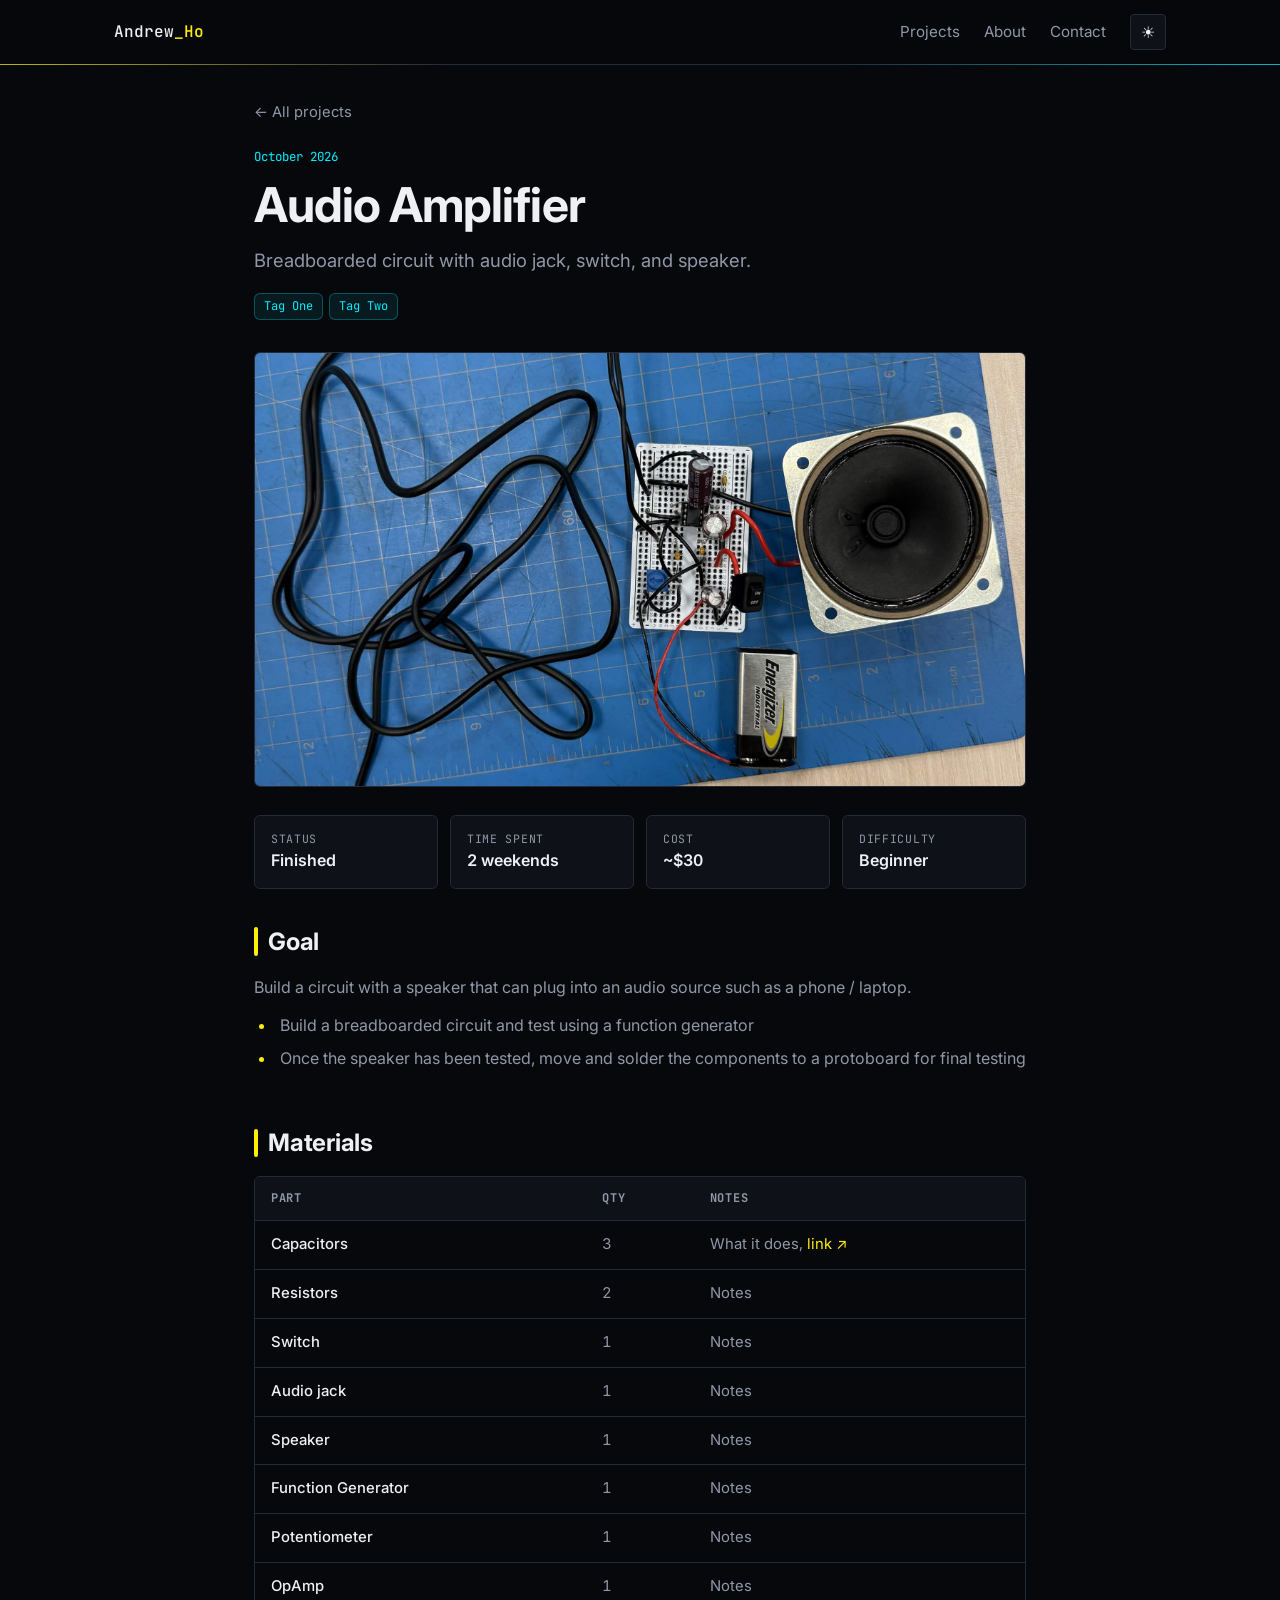
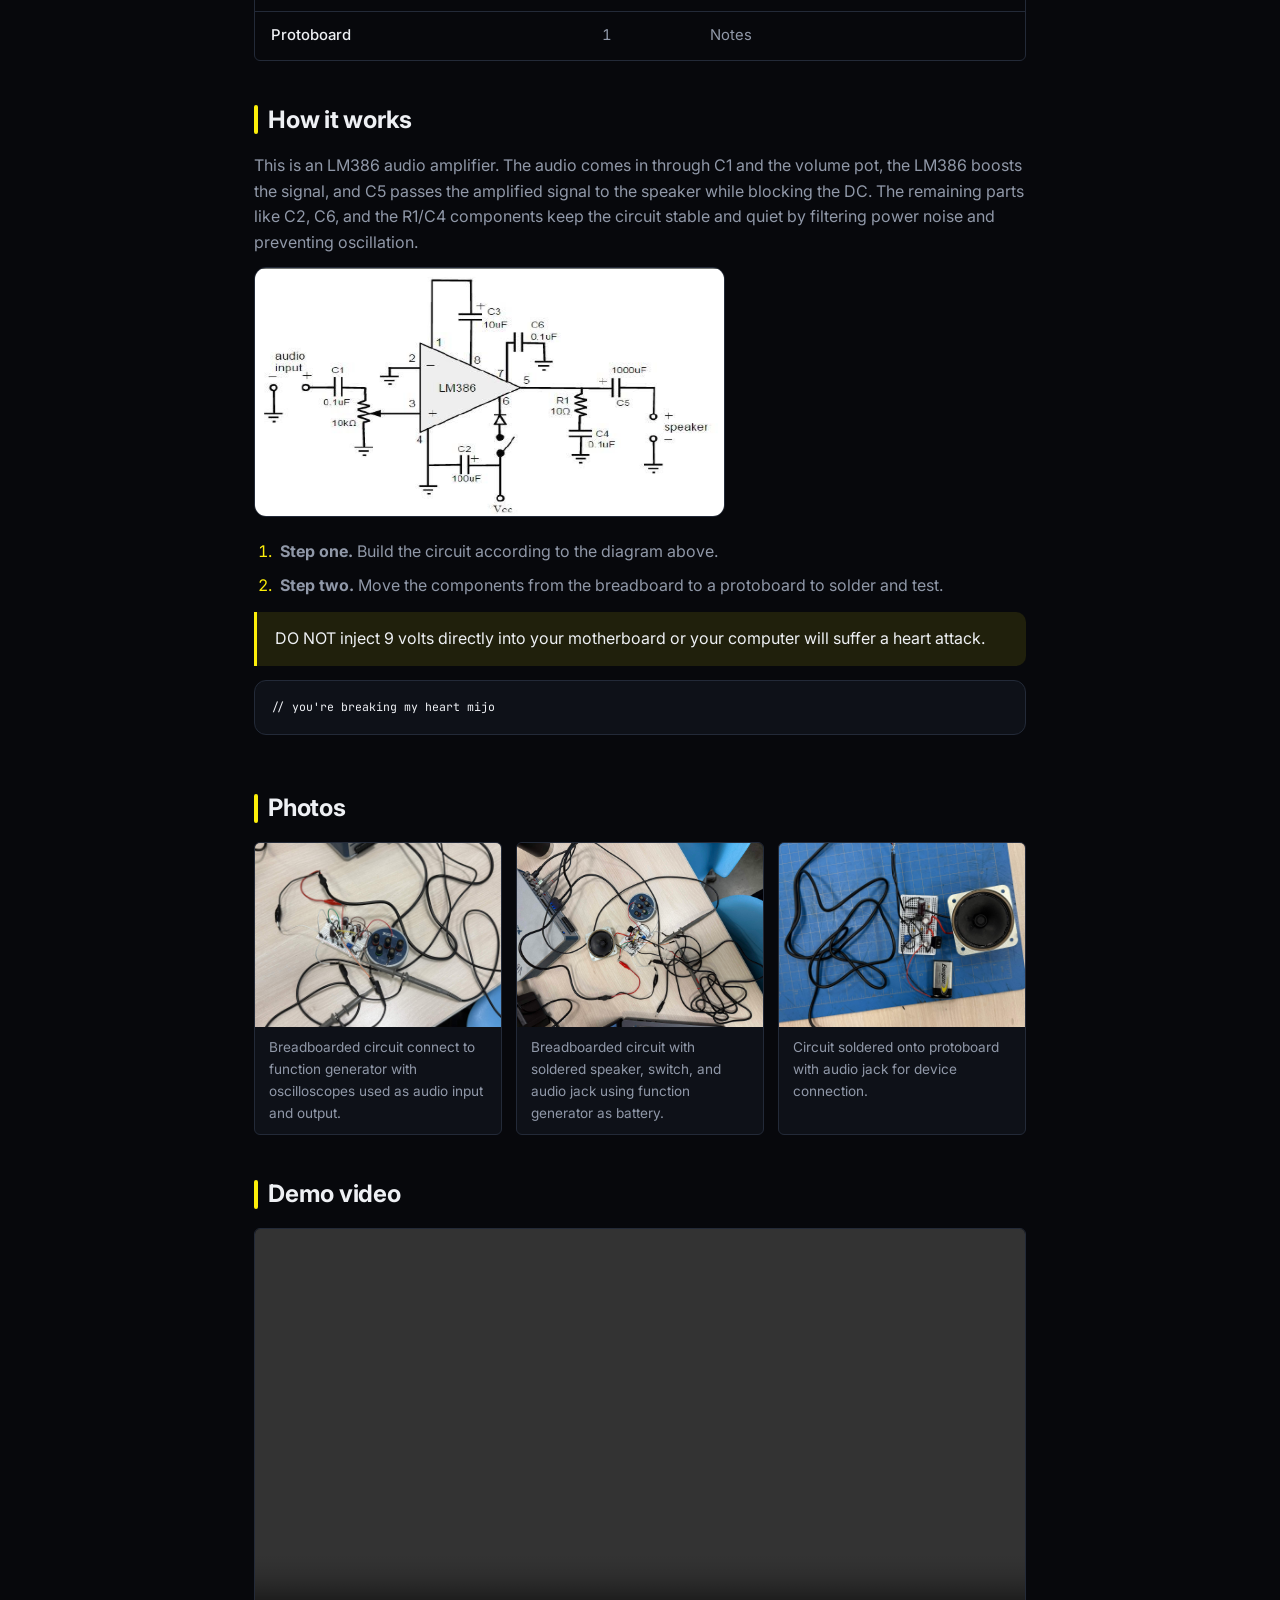
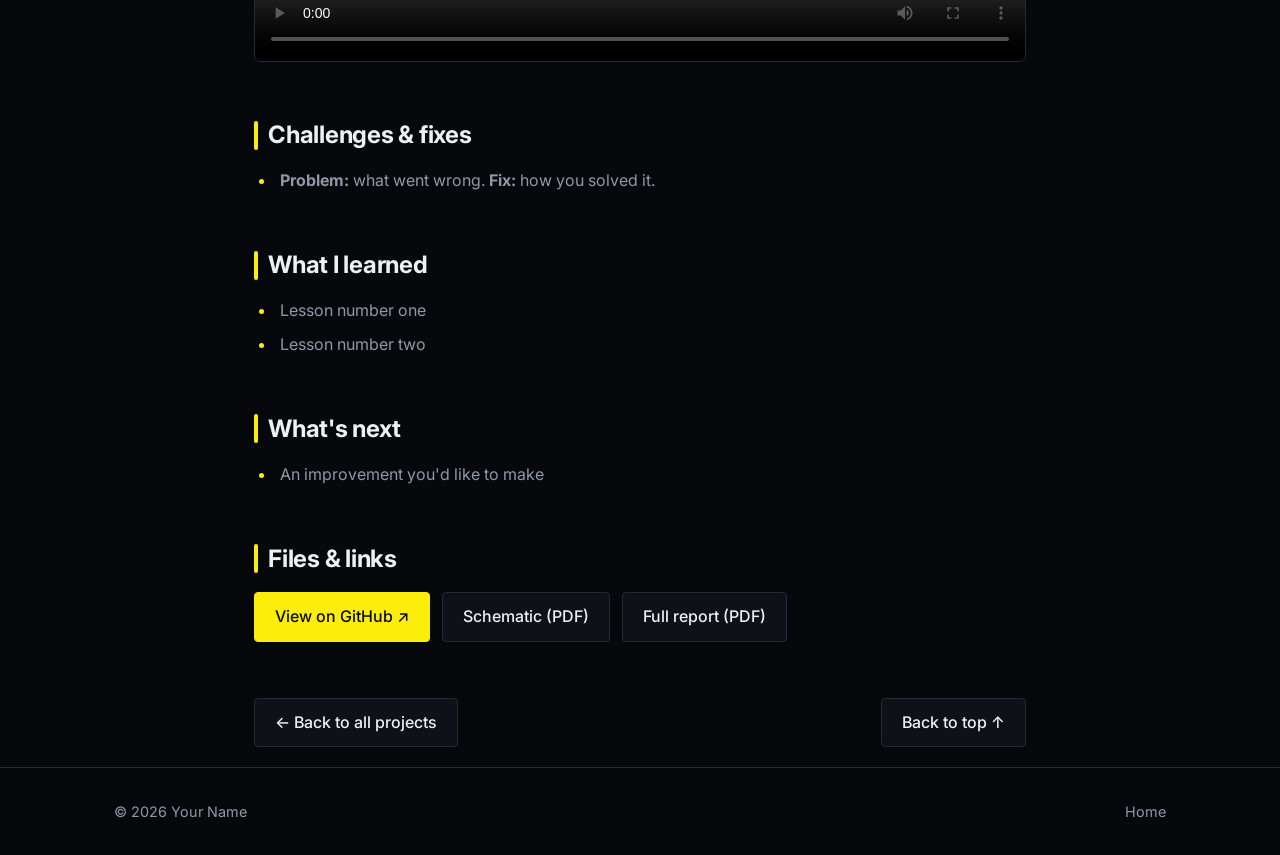
<file: projects/audio-amplifier.html>
<!DOCTYPE html>
<html lang="en">
<head>
<meta charset="UTF-8">
<meta name="viewport" content="width=device-width, initial-scale=1">

<!-- EDIT: project name (shows on the browser tab) -->
<title>Audio Amplifier | Andrew Ho</title>

<link rel="preconnect" href="https://fonts.googleapis.com">
<link rel="preconnect" href="https://fonts.gstatic.com" crossorigin>
<link href="https://fonts.googleapis.com/css2?family=Inter:wght@400;500;600;700&family=JetBrains+Mono:wght@400;500&display=swap" rel="stylesheet">
<link rel="stylesheet" href="../style.css">
<script src="../script.js"></script>
</head>
<body>

<nav>
  <div class="container">
    <a href="../index.html" class="logo">Andrew<span>_Ho</span></a>
    <div class="nav-links">
      <a href="../index.html#projects">Projects</a>
      <a href="../index.html#about">About</a>
      <a href="../index.html#contact">Contact</a>
      <button id="theme-toggle" aria-label="Toggle light/dark mode">☀</button>
    </div>
  </div>
</nav>

<main class="container narrow">

  <a href="../index.html#projects" class="back-link">← All projects</a>

  <!-- ============ SECTION: title + summary ============ -->
  <div class="page-head">
    <span class="project-date">October 2026</span>
    <h1>Audio Amplifier</h1>
    <p class="lead">Breadboarded circuit with audio jack, switch, and speaker.</p>
    <div class="tags">
      <span class="tag">Tag One</span>
      <span class="tag">Tag Two</span>
    </div>
  </div>

  <!-- Cover photo. Replace the file name. -->
  <img class="cover" src="../audioamplifier/IMG_8105.jpg" alt="Short description of the photo">

  <!-- ============ SECTION: quick facts (edit or delete boxes freely) ============ -->
  <div class="facts">
    <div class="fact"><small>Status</small><strong>Finished</strong></div>
    <div class="fact"><small>Time spent</small><strong>2 weekends</strong></div>
    <div class="fact"><small>Cost</small><strong>~$30</strong></div>
    <div class="fact"><small>Difficulty</small><strong>Beginner</strong></div>
  </div>

  <!-- ============ SECTION: goal ============ -->
  <div class="detail">
    <h2>Goal</h2>
    <p>Build a circuit with a speaker that can plug into an audio source such as a phone / laptop.</p>
    <ul>
      <li>Build a breadboarded circuit and test using a function generator</li>
      <li>Once the speaker has been tested, move and solder the components to a protoboard for final testing</li>
    </ul>
  </div>

  <!-- ============ SECTION: materials ============ -->
  <div class="detail">
    <h2>Materials</h2>
    <div class="table-wrap">
      <table>
        <thead><tr><th>Part</th><th>Qty</th><th>Notes</th></tr></thead>
        <tbody>
          <!-- To add a part, copy one <tr> row. For a link: <a href="URL" target="_blank">Buy ↗</a> -->
          <tr><td>Capacitors</td><td>3</td><td>What it does, <a href="https://example.com" target="_blank" rel="noopener">link ↗</a></td></tr>
          <tr><td>Resistors</td><td>2</td><td>Notes</td></tr>
          <tr><td>Switch</td><td>1</td><td>Notes</td></tr>
          <tr><td>Audio jack</td><td>1</td><td>Notes</td></tr>
          <tr><td>Speaker</td><td>1</td><td>Notes</td></tr>
          <tr><td>Function Generator</td><td>1</td><td>Notes</td></tr>
          <tr><td>Potentiometer</td><td>1</td><td>Notes</td></tr>
          <tr><td>OpAmp</td><td>1</td><td>Notes</td></tr>
          <tr><td>Protoboard</td><td>1</td><td>Notes</td></tr>
        </tbody>
      </table>
    </div>
  </div>

  <!-- ============ SECTION: how it works / build steps ============ -->
  <div class="detail">
    <h2>How it works</h2>
    <p>This is an LM386 audio amplifier. The audio comes in through C1 and the volume pot, the LM386 boosts the signal, and C5 passes the amplified signal to the speaker while blocking the DC. The remaining parts like C2, C6, and the R1/C4 components keep the circuit stable and quiet by filtering power noise and preventing oscillation.</p>
    <img src="../audioamplifier/audioamplifiercircuitsch.png" alt="Schematic" style="border-radius:12px;border:1px solid var(--border);margin-bottom:14px">
    <ol>
      <li><strong>Step one.</strong> Build the circuit according to the diagram above.</li>
      <li><strong>Step two.</strong> Move the components from the breadboard to a protoboard to solder and test.</li>
    </ol>
    <div class="callout">DO NOT inject 9 volts directly into your motherboard or your computer will suffer a heart attack.</div>
    <!-- Code block (optional) -->
    <pre><code>// you're breaking my heart mijo</code></pre>
  </div>

  <!-- ============ SECTION: photo gallery ============ -->
  <div class="detail">
    <h2>Photos</h2>
    <div class="gallery">
      <!-- Each <figure> is one photo. Click a photo to open it full size. -->
      <figure><a href="../audioamplifier/IMG_8095.jpg" target="_blank"><img src="../audioamplifier/IMG_8095.jpg" alt="Photo 1"></a><figcaption>Breadboarded circuit connect to function generator with oscilloscopes used as audio input and output.</figcaption></figure>
      <figure><a href="../audioamplifier/IMG_8100.jpg" target="_blank"><img src="../audioamplifier/IMG_8100.jpg" alt="Photo 2"></a><figcaption>Breadboarded circuit with soldered speaker, switch, and audio jack using function generator as battery.</figcaption></figure>
      <figure><a href="../audioamplifier/IMG_8105.jpg" target="_blank"><img src="../audioamplifier/IMG_8105.jpg" alt="Photo 3"></a><figcaption>Circuit soldered onto protoboard with audio jack for device connection. </figcaption></figure>
    </div>
  </div>

  <!-- ============ SECTION: video ============ -->
  <div class="detail">
    <h2>Demo video</h2>
    <div class="video-wrap"><video controls src="../audioamplifier/IMG_8107.mov"></video></div>
  </div>

  <!-- ============ SECTION: challenges ============ -->
  <div class="detail">
    <h2>Challenges &amp; fixes</h2>
    <ul>
      <li><strong>Problem:</strong> what went wrong. <strong>Fix:</strong> how you solved it.</li>
    </ul>
  </div>

  <!-- ============ SECTION: things learned ============ -->
  <div class="detail">
    <h2>What I learned</h2>
    <ul>
      <li>Lesson number one</li>
      <li>Lesson number two</li>
    </ul>
  </div>

  <!-- ============ SECTION: next steps ============ -->
  <div class="detail">
    <h2>What's next</h2>
    <ul>
      <li>An improvement you'd like to make</li>
    </ul>
  </div>

  <!-- ============ SECTION: downloads and links ============ -->
  <div class="detail">
    <h2>Files &amp; links</h2>
    <div class="downloads">
      <a class="btn primary" href="https://github.com/YOUR-USERNAME/REPO-NAME" target="_blank" rel="noopener">View on GitHub ↗</a>
      <a class="btn" href="../docs/my-new-project-schematic.pdf" target="_blank">Schematic (PDF)</a>
      <a class="btn" href="../docs/my-new-project-report.pdf" target="_blank">Full report (PDF)</a>
    </div>
  </div>

  <div class="page-nav">
    <a class="btn" href="../index.html#projects">← Back to all projects</a>
    <a class="btn" href="#">Back to top ↑</a>
  </div>

</main>

<footer>
  <div class="container">
    <span>© <span id="year"></span> Your Name</span>
    <a href="../index.html">Home</a>
  </div>
</footer>

</body>
</html>
</file>
<file: style.css>
/* =====================================================================
   style.css: the look of the whole site (home page + every project page)
   Cyberpunk 2077 theme. Change the COLORS section to re-tint the whole site.
   The CYBERPUNK + ACCESSIBILITY layer at the bottom can stay as is.
   ===================================================================== */

/* ---------- COLORS ---------- */
:root {
  color-scheme: dark;
  --bg: #07080c;
  --surface: #0e1118;
  --surface-2: #151a24;
  --border: #232a38;
  --text: #eef0f4;
  --muted: #9098a8;
  --accent: #fcee0a;            /* Cyberpunk yellow: text, borders, highlights */
  --accent-fill: #fcee0a;       /* solid button backgrounds */
  --accent-soft: rgba(252, 238, 10, 0.10);
  --cyan: #00f0ff;              /* focus rings, dates, tags */
  --pink: #ff2a6d;              /* tiny glitch edge on the headline */
}
:root[data-theme="light"] {
  color-scheme: light;
  --bg: #f5f5f0;
  --surface: #ffffff;
  --surface-2: #eeeee6;
  --border: #d8d8cc;
  --text: #14161c;
  --muted: #5a5f6b;
  --accent: #7a6c00;
  --accent-soft: rgba(122, 108, 0, 0.10);
  --cyan: #006f7a;
  --pink: #c40040;
}

/* ---------- BASICS ---------- */
* { box-sizing: border-box; margin: 0; padding: 0; }
body {
  font-family: "Inter", system-ui, -apple-system, "Segoe UI", sans-serif;
  background: var(--bg);
  color: var(--text);
  line-height: 1.6;
  -webkit-font-smoothing: antialiased;
}
a { color: inherit; text-decoration: none; }
img { max-width: 100%; }
.container { max-width: 1100px; margin: 0 auto; padding: 0 24px; }
.narrow { max-width: 820px; }

/* ---------- NAV ---------- */
nav {
  position: sticky; top: 0; z-index: 10;
  background: color-mix(in srgb, var(--bg) 85%, transparent);
  backdrop-filter: blur(12px);
  border-bottom: 1px solid var(--border);
}
nav .container { display: flex; align-items: center; justify-content: space-between; height: 64px; }
.logo { font-family: "JetBrains Mono", monospace; font-weight: 500; }
.logo span { color: var(--accent); }
.nav-links { display: flex; align-items: center; gap: 24px; font-size: 0.95rem; color: var(--muted); }
.nav-links a:hover { color: var(--text); }
#theme-toggle {
  background: var(--surface); border: 1px solid var(--border); color: var(--text);
  width: 36px; height: 36px; border-radius: 10px; cursor: pointer; font-size: 1rem;
}
#theme-toggle:hover { border-color: var(--accent); }

/* ---------- BUTTONS & TAGS ---------- */
.btn {
  display: inline-block; padding: 11px 20px; border-radius: 10px; font-weight: 500;
  border: 1px solid var(--border); background: var(--surface); transition: border-color 0.2s, transform 0.2s;
}
.btn:hover { border-color: var(--accent); transform: translateY(-1px); }
.btn.primary { background: var(--accent-fill); color: #0a0a0f; border-color: var(--accent-fill); }
.tags { display: flex; flex-wrap: wrap; gap: 6px; }
.tag {
  font-family: "JetBrains Mono", monospace; font-size: 0.75rem;
  padding: 3px 9px; border-radius: 6px; background: var(--surface-2); color: var(--muted);
}

/* ---------- HOME: HERO ---------- */
.hero { padding: 110px 0 70px; position: relative; overflow: hidden; }
.hero::before {
  content: ""; position: absolute; inset: 0; z-index: -1;
  background-image:
    linear-gradient(var(--border) 1px, transparent 1px),
    linear-gradient(90deg, var(--border) 1px, transparent 1px);
  background-size: 44px 44px;
  opacity: 0.35;
  -webkit-mask-image: radial-gradient(ellipse at 30% 40%, #000 20%, transparent 70%);
  mask-image: radial-gradient(ellipse at 30% 40%, #000 20%, transparent 70%);
}
.eyebrow {
  display: inline-block; font-family: "JetBrains Mono", monospace; font-size: 0.85rem;
  color: var(--accent); background: var(--accent-soft);
  padding: 6px 12px; border-radius: 999px; margin-bottom: 22px;
}
.hero h1 { font-size: clamp(2.2rem, 6vw, 3.8rem); line-height: 1.1; letter-spacing: -0.02em; max-width: 780px; }
.hero h1 em { font-style: normal; color: var(--accent); }
.hero p { color: var(--muted); font-size: 1.15rem; max-width: 600px; margin-top: 22px; }
.hero-buttons { display: flex; gap: 12px; margin-top: 32px; flex-wrap: wrap; }

/* ---------- HOME: SECTIONS ---------- */
section { padding: 70px 0; }
.section-title { font-size: 1.8rem; letter-spacing: -0.01em; }
.section-sub { color: var(--muted); margin-top: 6px; }

.filters { display: flex; flex-wrap: wrap; gap: 8px; margin: 28px 0 32px; }
.filter {
  font: inherit; font-size: 0.88rem; color: var(--muted); cursor: pointer;
  background: transparent; border: 1px solid var(--border);
  padding: 6px 14px; border-radius: 999px; transition: color 0.2s, border-color 0.2s, background-color 0.2s;
}
.filter:hover { color: var(--text); border-color: var(--muted); }
.filter.active { background: var(--accent-soft); color: var(--accent); border-color: var(--accent); }

/* ---------- HOME: PROJECT CARDS ---------- */
.grid { display: grid; grid-template-columns: repeat(auto-fill, minmax(320px, 1fr)); gap: 24px; }
.project {
  position: relative;
  background: var(--surface); border: 1px solid var(--border); border-radius: 16px;
  overflow: hidden; display: flex; flex-direction: column; transition: transform 0.25s, border-color 0.25s, box-shadow 0.25s;
}
.project:hover { transform: translateY(-4px); border-color: var(--accent); box-shadow: 0 12px 30px rgba(0,0,0,0.25); }
.project.hidden { display: none; }
/* makes the WHOLE card clickable (the link is the title) */
.card-link::after { content: ""; position: absolute; inset: 0; z-index: 1; }

.project-img { aspect-ratio: 16 / 9; width: 100%; object-fit: cover; display: block; background: var(--surface-2); border-bottom: 1px solid var(--border); }
.placeholder {
  aspect-ratio: 16 / 9; width: 100%;
  display: flex; align-items: center; justify-content: center;
  font-family: "JetBrains Mono", monospace; font-size: 1rem; color: var(--accent);
  background:
    linear-gradient(135deg, var(--accent-soft), transparent 60%),
    repeating-linear-gradient(0deg, transparent 0 21px, var(--border) 21px 22px),
    repeating-linear-gradient(90deg, transparent 0 21px, var(--border) 21px 22px),
    var(--surface-2);
}
.project-body { padding: 22px; display: flex; flex-direction: column; flex: 1; }
.project-date { font-family: "JetBrains Mono", monospace; font-size: 0.78rem; color: var(--muted); }
.project h3 { font-size: 1.2rem; margin: 6px 0 8px; letter-spacing: -0.01em; }
.project p { color: var(--muted); font-size: 0.95rem; flex: 1; }
.project .tags { margin: 16px 0; }
.links { display: flex; flex-wrap: wrap; gap: 14px; padding-top: 14px; border-top: 1px solid var(--border); align-items: center; }
.links a { position: relative; z-index: 2; font-size: 0.9rem; font-weight: 500; color: var(--accent); }
.links a:hover { text-decoration: underline; }
.links .more { margin-left: auto; color: var(--muted); font-size: 0.9rem; }
.project:hover .more { color: var(--accent); }

/* ---------- HOME: ABOUT ---------- */
.about-box {
  background: var(--surface); border: 1px solid var(--border); border-radius: 16px;
  padding: 32px; display: grid; gap: 28px; grid-template-columns: 1.4fr 1fr; margin-top: 24px;
}
.about-box p { color: var(--muted); margin-top: 12px; }
.skills { display: flex; flex-wrap: wrap; gap: 8px; align-content: flex-start; }
@media (max-width: 720px) { .about-box { grid-template-columns: 1fr; } }

footer { border-top: 1px solid var(--border); padding: 32px 0; color: var(--muted); font-size: 0.9rem; }
footer .container { display: flex; justify-content: space-between; flex-wrap: wrap; gap: 12px; }
footer a:hover { color: var(--accent); }

/* =====================================================================
   PROJECT DETAIL PAGES
   ===================================================================== */
.back-link { display: inline-block; margin: 36px 0 18px; color: var(--muted); font-size: 0.92rem; }
.back-link:hover { color: var(--accent); }

.page-head h1 { font-size: clamp(2rem, 5vw, 3rem); line-height: 1.15; letter-spacing: -0.02em; margin: 8px 0 14px; }
.page-head .lead { color: var(--muted); font-size: 1.15rem; margin-bottom: 18px; }

.cover { width: 100%; border-radius: 16px; border: 1px solid var(--border); margin-top: 32px; display: block; aspect-ratio: 16 / 9; object-fit: cover; }

.facts {
  display: grid; grid-template-columns: repeat(auto-fit, minmax(140px, 1fr)); gap: 12px; margin-top: 28px;
}
.fact { background: var(--surface); border: 1px solid var(--border); border-radius: 12px; padding: 14px 16px; }
.fact small { display: block; font-family: "JetBrains Mono", monospace; font-size: 0.72rem; color: var(--muted); text-transform: uppercase; letter-spacing: 0.06em; }
.fact strong { font-weight: 600; }

.detail { padding: 34px 0 6px; }
.detail h2 { font-size: 1.5rem; letter-spacing: -0.01em; margin-bottom: 14px; display: flex; align-items: center; gap: 10px; }
.detail h2::before { content: ""; width: 4px; height: 1.2em; background: var(--accent); border-radius: 2px; }
.detail p { color: var(--muted); margin-bottom: 12px; }
.detail p strong { color: var(--text); }
.detail ul, .detail ol { color: var(--muted); padding-left: 22px; margin-bottom: 12px; }
.detail li { margin-bottom: 8px; padding-left: 4px; }
.detail li::marker { color: var(--accent); }
.detail code {
  font-family: "JetBrains Mono", monospace; font-size: 0.85em;
  background: var(--surface-2); padding: 2px 6px; border-radius: 5px; color: var(--text);
}
.detail pre {
  background: var(--surface); border: 1px solid var(--border); border-radius: 12px;
  padding: 16px; overflow-x: auto; margin-bottom: 14px; font-size: 0.85rem;
}
.detail pre code { background: none; padding: 0; }

.callout {
  background: var(--accent-soft); border-left: 3px solid var(--accent);
  padding: 14px 18px; border-radius: 0 10px 10px 0; margin: 14px 0; color: var(--text);
}

.table-wrap { overflow-x: auto; border: 1px solid var(--border); border-radius: 12px; }
table { width: 100%; border-collapse: collapse; font-size: 0.93rem; }
th, td { text-align: left; padding: 12px 16px; border-bottom: 1px solid var(--border); }
th { background: var(--surface); font-family: "JetBrains Mono", monospace; font-size: 0.75rem; color: var(--muted); text-transform: uppercase; letter-spacing: 0.06em; }
tr:last-child td { border-bottom: none; }
td a { color: var(--accent); }
td a:hover { text-decoration: underline; }
td { color: var(--muted); }
td:first-child { color: var(--text); font-weight: 500; }

.gallery { display: grid; grid-template-columns: repeat(auto-fill, minmax(240px, 1fr)); gap: 14px; }
.gallery figure { background: var(--surface); border: 1px solid var(--border); border-radius: 12px; overflow: hidden; }
.gallery img { width: 100%; aspect-ratio: 4 / 3; object-fit: cover; display: block; transition: transform 0.3s; }
.gallery a:hover img { transform: scale(1.03); }
.gallery a { display: block; overflow: hidden; }
.gallery figcaption { padding: 10px 14px; font-size: 0.85rem; color: var(--muted); }

.video-wrap { position: relative; aspect-ratio: 16 / 9; border-radius: 14px; overflow: hidden; border: 1px solid var(--border); background: #000; margin-bottom: 14px; }
.video-wrap iframe, .video-wrap video { position: absolute; inset: 0; width: 100%; height: 100%; border: 0; }

.downloads { display: flex; flex-wrap: wrap; gap: 12px; }

.page-nav { display: flex; justify-content: space-between; gap: 16px; padding: 50px 0 20px; flex-wrap: wrap; }
.search {
  display: block;
  width: 100%;
  max-width: 420px;
  margin-top: 28px;
  padding: 12px 16px 12px 44px;
  font: inherit;
  font-size: 1rem;
  color: var(--text);
  background: var(--surface)
    url("data:image/svg+xml,%3Csvg xmlns='http://www.w3.org/2000/svg' width='18' height='18' viewBox='0 0 24 24' fill='none' stroke='%238b9bb0' stroke-width='2' stroke-linecap='round'%3E%3Ccircle cx='11' cy='11' r='7'/%3E%3Cpath d='M21 21l-4.3-4.3'/%3E%3C/svg%3E")
    no-repeat 14px center;
  border: 1px solid var(--border);
  border-radius: 10px;
  transition: border-color 0.2s, box-shadow 0.2s;
}
.search::placeholder { color: var(--muted); }
.search:focus { border-color: var(--accent); box-shadow: 0 0 0 3px var(--accent-soft); }

.no-results { color: var(--muted); margin-bottom: 24px; }


/* =====================================================================
   CYBERPUNK + ACCESSIBILITY LAYER
   ===================================================================== */
html { scroll-padding-top: 80px; }
@media (prefers-reduced-motion: no-preference) { html { scroll-behavior: smooth; } }
::selection { background: var(--accent-fill); color: #0a0a0f; }
h1, h2, h3 { text-wrap: balance; }
.project-date, .fact, td { font-variant-numeric: tabular-nums; }
a, button, input { touch-action: manipulation; -webkit-tap-highlight-color: var(--accent-soft); }

/* Skip link + screen-reader-only text */
.skip-link {
  position: absolute; left: 12px; top: -100px; z-index: 100;
  background: var(--accent-fill); color: #0a0a0f; font-weight: 600;
  padding: 10px 16px; border-radius: 4px;
}
.skip-link:focus { top: 12px; }
.sr-only { position: absolute; width: 1px; height: 1px; overflow: hidden; clip-path: inset(50%); white-space: nowrap; }

/* Keyboard focus: always visible, never hidden by the sticky nav */
:focus-visible { outline: 2px solid var(--cyan); outline-offset: 3px; }
.card-link:focus-visible { outline: none; }
.project:has(.card-link:focus-visible) { outline: 2px solid var(--cyan); outline-offset: 3px; }

/* Sharper corners */
.btn, .filter, .search, #theme-toggle { border-radius: 4px; }
.project, .about-box, .cover, .fact, .table-wrap, .video-wrap, .gallery figure { border-radius: 6px; }
.eyebrow { border-radius: 2px; border-left: 2px solid var(--accent); }

/* Nav: neon edge */
nav { position: sticky; }
nav::after {
  content: ""; position: absolute; left: 0; right: 0; bottom: -1px; height: 1px;
  background: linear-gradient(90deg, var(--accent), transparent 35%, transparent 65%, var(--cyan));
  opacity: 0.7; pointer-events: none;
}

/* Hero: scanlines, glitch-edged headline, short blinking cursor */
.hero::after {
  content: ""; position: absolute; inset: 0; z-index: -1; pointer-events: none;
  background: repeating-linear-gradient(0deg, transparent 0 3px, rgba(0, 240, 255, 0.035) 3px 4px);
}
.hero h1 em { text-shadow: 1px 0 rgba(255, 42, 109, 0.65), -1px 0 rgba(0, 240, 255, 0.65); }
.hero h1 em::after { content: "_"; animation: blink 1.1s steps(2, start) 4; }
:root[data-theme="light"] .hero::after { display: none; }
:root[data-theme="light"] .hero h1 em { text-shadow: none; }
@keyframes blink { 50% { opacity: 0; } }

/* Cards: yellow corner notch + neon edge on hover */
.project::before {
  content: ""; position: absolute; top: 0; right: 0; width: 22px; height: 22px; z-index: 2;
  background: linear-gradient(225deg, var(--accent-fill) 0 50%, transparent 50%); pointer-events: none;
}
.project:hover {
  box-shadow: 0 0 0 1px var(--accent), 0 12px 30px rgba(0, 0, 0, 0.35), 0 0 28px var(--accent-soft);
}
.project-date { color: var(--cyan); }
.tag { color: var(--cyan); border: 1px solid color-mix(in srgb, var(--cyan) 28%, transparent); background: color-mix(in srgb, var(--cyan) 8%, transparent); }
.filter:focus-visible, .search:focus-visible { outline-offset: 2px; }

/* Touch + pointer sizing */
.links a, .back-link { display: inline-flex; align-items: center; min-height: 24px; }
@media (pointer: coarse) {
  #theme-toggle { width: 44px; height: 44px; }
  .filter, .links a, .back-link, .nav-links a, footer a { display: inline-flex; align-items: center; min-height: 44px; }
  .nav-links { gap: 16px; }
}

/* Reduced motion */
@media (prefers-reduced-motion: reduce) {
  *, *::before, *::after { transition-duration: 0.01ms !important; scroll-behavior: auto !important; }
  .hero h1 em::after { animation: none; }
  .project:hover, .btn:hover, .gallery a:hover img { transform: none; }
}
</file>
